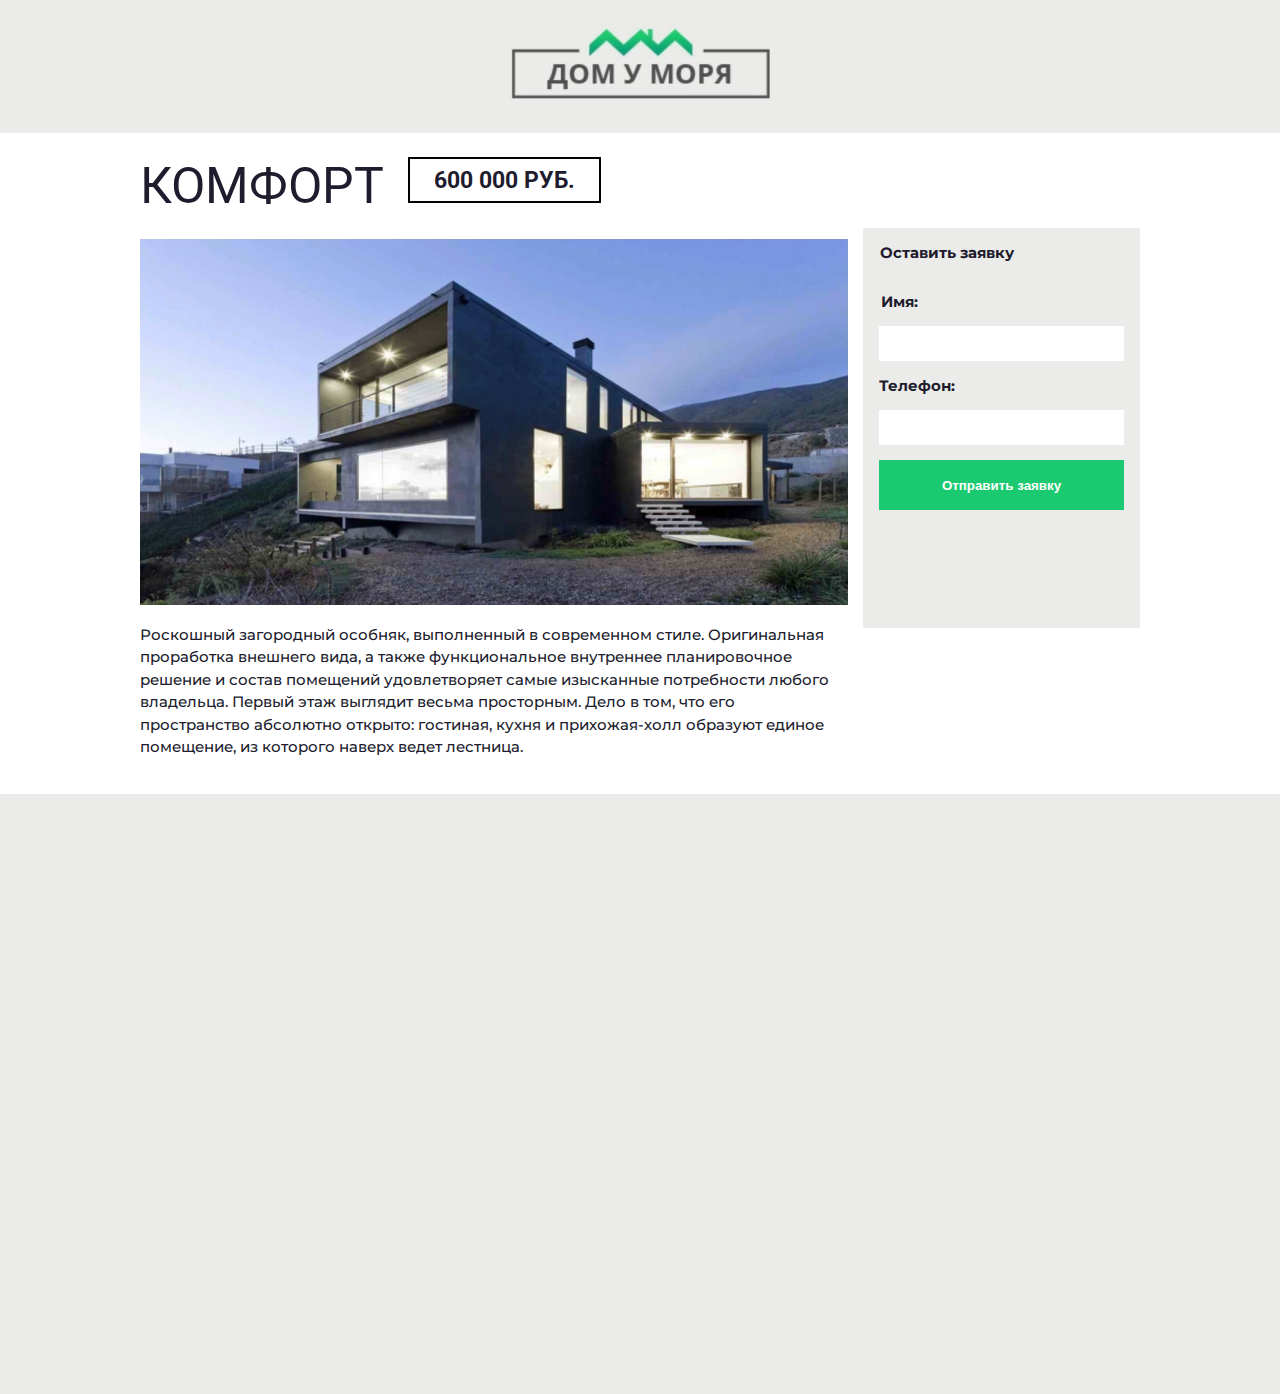
<file: House_by_the_sea/index.html>
<!DOCTYPE html>
<html lang="en">

<head>
    <meta charset="UTF-8">
    <meta name="viewport" content="width=device-width, initial-scale=1">
    <link rel="preconnect" href="https://fonts.googleapis.com">
    <link rel="preconnect" href="https://fonts.gstatic.com" crossorigin>
    <link
        href="https://fonts.googleapis.com/css2?family=Montserrat:wght@400;500&family=Roboto:wght@300;500&display=swap"
        rel="stylesheet">
    <link rel="stylesheet" href="https://cdnjs.cloudflare.com/ajax/libs/animate.css/4.1.1/animate.min.css" />
    <link rel="stylesheet" href="css/main.css">
    <title>house by the sea</title>
</head>

<body>
    <header id="header" class="header">
        <div class="container">
            <div class="logo">
                <img src="img/logo.png" alt="logo">
            </div>
        </div>
    </header>
    <section id='comfort' class="comfort">
        <div class="container">
            <div class="content">
                <div class="left-content animate__animated animate__backInLeft">
                    <div class="title">
                        <div class="title-text">
                            <h1>Комфорт</h1>
                        </div>
                        <div class="price">
                            <h2 class="price-text">600 000 руб.</h2>
                        </div>
                    </div>
                    <div class="house">
                        <img src="img/picture.png" alt="#">
                    </div>
                    <div class="content-text">
                        <p class="text-description">Роскошный загородный особняк, выполненный в современном стиле.
                            Оригинальная проработка внешнего вида, а также функциональное внутреннее планировочное
                            решение и состав помещений удовлетворяет самые изысканные потребности любого владельца.
                            Первый этаж выглядит весьма просторным. Дело в том, что его пространство абсолютно открыто:
                            гостиная, кухня и прихожая-холл образуют единое помещение, из которого наверх ведет
                            лестница.</p>
                    </div>
                </div>
                <div class="right-content  animate__animated animate__backInRight">
                    <p>Оставить заявку</p>
                    <form action="#" class="form">
                        <p class="name">Имя:</p>
                        <input type="text" name="name" class="input" required>
                        <p class="tel">Телефон:</p>
                        <input type="tel" name="phone" class="input" required>
                        <button type="submit" class="btn">Отправить заявку</button>
                    </form>
                </div>
            </div>

        </div>

    </section>

    <footer id="footer" class="footer">
        <div class="container">

        </div>
    </footer>
</body>

</html>
</file>
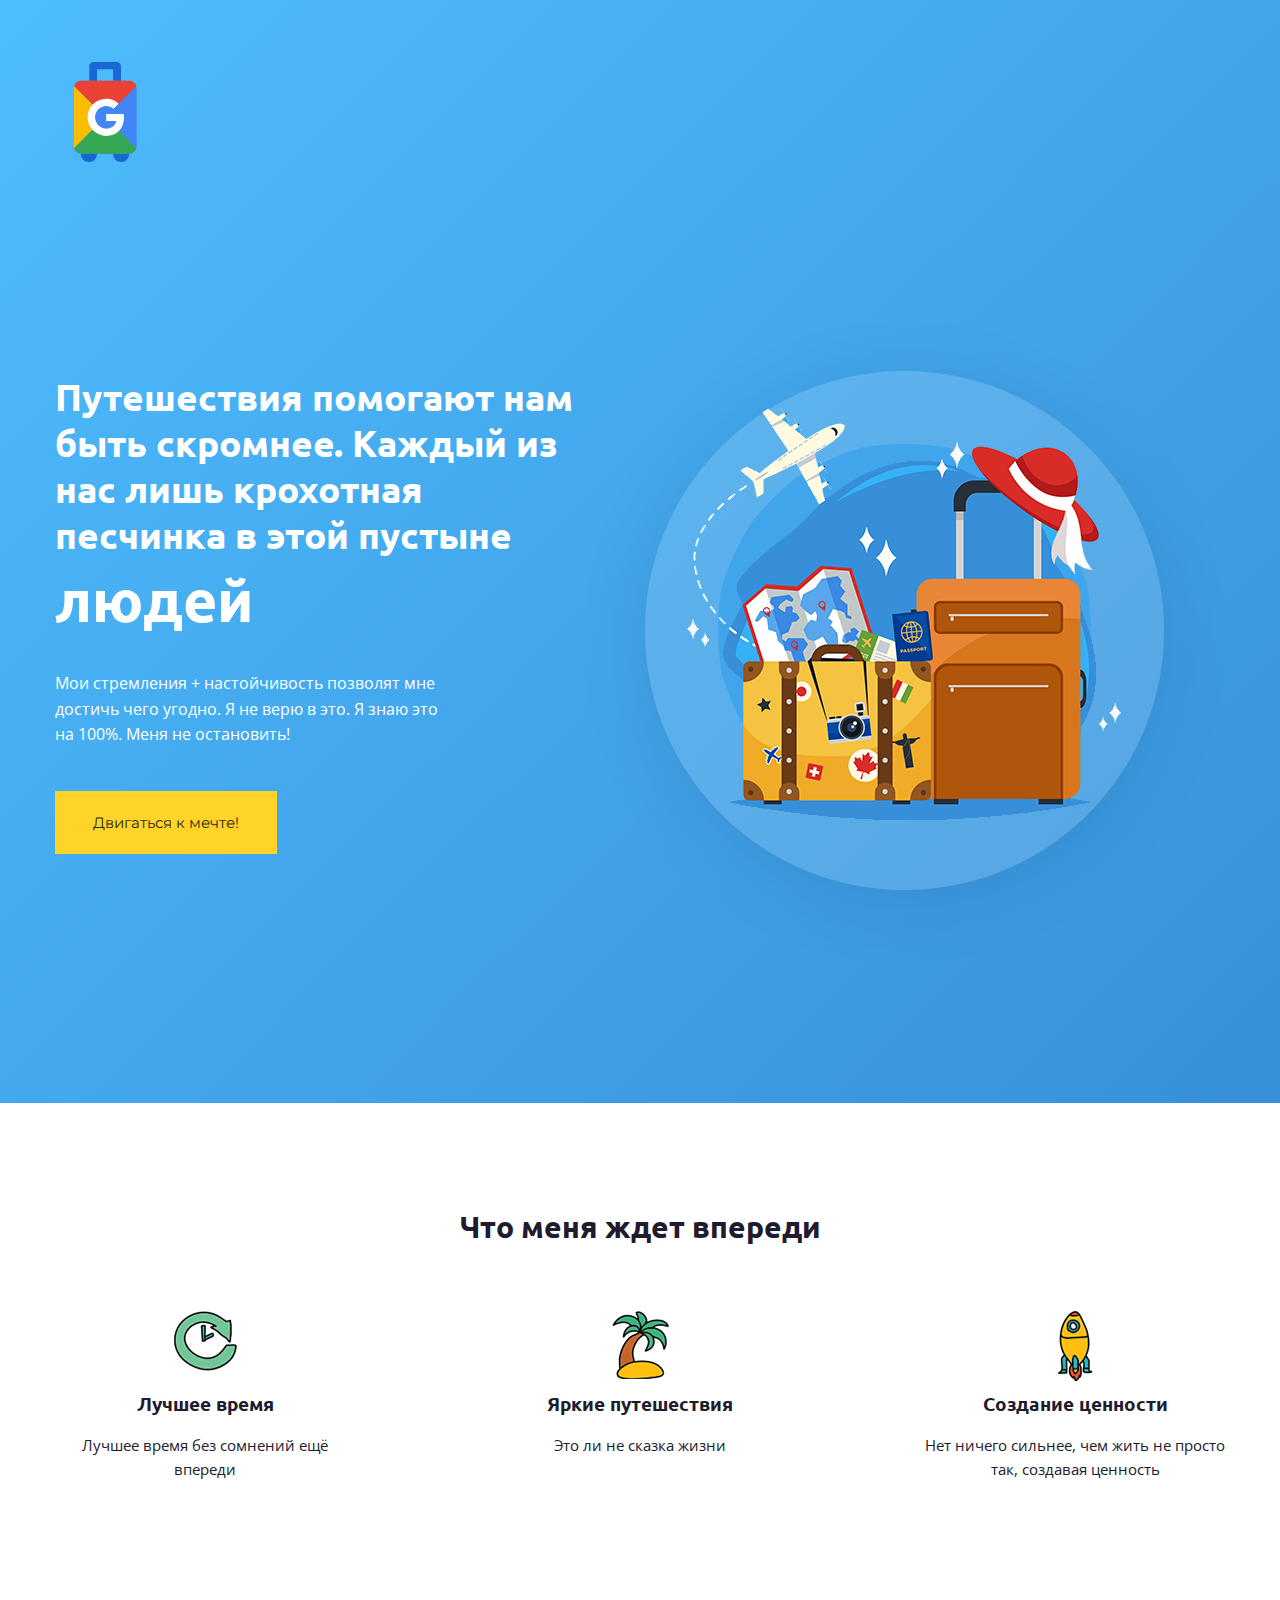
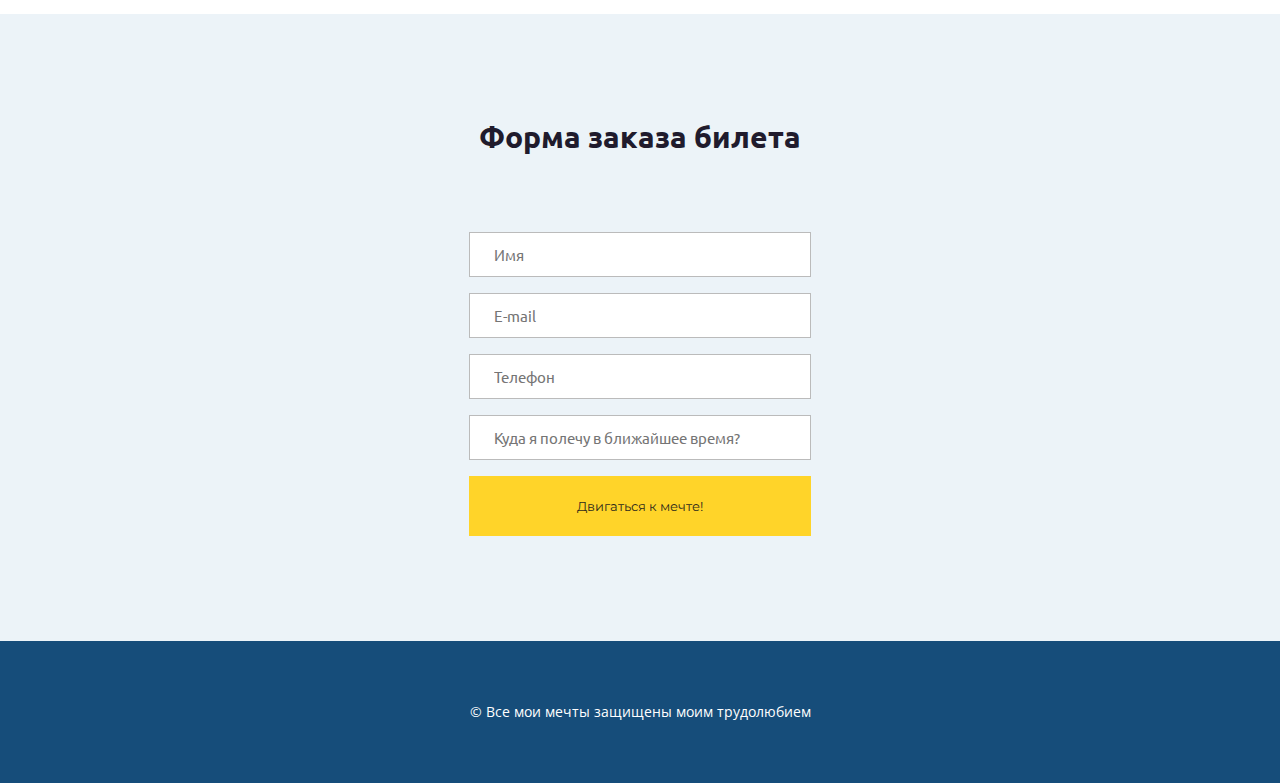
<file: Ticket_to_future/index.html>
<!DOCTYPE html>
<html lang="en">

<head>
    <meta charset="UTF-8">
    <meta name="viewport" content="width=device-width, initial-scale=1">
    <link rel="preconnect" href="https://fonts.googleapis.com">
    <link rel="preconnect" href="https://fonts.gstatic.com" crossorigin>
    <link
        href="https://fonts.googleapis.com/css2?family=Montserrat:wght@900&family=Open+Sans&family=Ubuntu:wght@400;700&display=swap"
        rel="stylesheet">
    <link rel="stylesheet" href="https://cdnjs.cloudflare.com/ajax/libs/animate.css/4.1.1/animate.min.css" />
    <link rel="stylesheet" href="css/main.css">
    <title>homeWork_3</title>
</head>

<body>
    <header id="header" class="header">
        <div class="container">
            <img src="img/google-travel.svg" alt="logo" class="logo animate__animated animate__heartBeat">
            <div class="wrapper animate__animated animate__pulse">
                <div class="offer">
                    <h1 class="title">
                        Путешествия помогают нам быть скромнее. Каждый из нас лишь крохотная песчинка в этой пустыне
                        <span>людей</span>
                    </h1>
                    <p class="intro">
                        Мои стремления + настойчивость позволят мне достичь чего угодно. Я не верю в это. Я знаю это на
                        100%. Меня не остановить!
                    </p>
                    <a href="#" class="btn">
                        Двигаться к мечте!
                    </a>
                </div>
                <img src="img/desktop.png" alt="desktop" class="desktop">
            </div>
        </div>
    </header>
    <section id='learn' class="learn">
        <div class="container">
            <h2 class='section-title'>Что меня ждет впереди</h2>
            <div class="futurity">
                <div class="future">
                    <h3 class="future-title">
                        Лучшее время
                    </h3>
                    <p class="future-text">
                        Лучшее время без сомнений ещё впереди
                    </p>
                </div>
                <div class="future future-travels">
                    <h3 class="future-title">
                        Яркие путешествия
                    </h3>
                    <p class="future-text">
                        Это ли не сказка жизни
                    </p>
                </div>
                <div class="future future-worth">
                    <h3 class="future-title">
                        Создание ценности
                    </h3>
                    <p class="future-text">
                        Нет ничего сильнее, чем жить не просто так, создавая ценность
                    </p>
                </div>
            </div>
        </div>

    </section>
    <section id="mail" class="mail">
        <div class="container">
            <h2 class='section-title'>Форма заказа билета</h2>
            <form action="#" class="form">
                <input type="text" name="name" class="input" placeholder="Имя" required>
                <input type="email" name="email" class="input" placeholder="E-mail" required>
                <input type="tel" name="phone" class="input" placeholder="Телефон" required>
                <input type="text" name="travel" class="input" placeholder="Куда я полечу в ближайшее время?" required>
                <button type="submit" class="btn btn-form">Двигаться к мечте!</button>
            </form>
        </div>
    </section>
    <footer id="footer" class="footer">
        <div class="container">
            <p class="credits">© Все мои мечты защищены моим трудолюбием</p>
        </div>
    </footer>
</body>

</html>
</file>
<file: House_by_the_sea/css/main.css>
body {
    font-family: 'Montserrat', sans-serif;
    color: #201b2d;
    font-size: 15px;
    padding: 0;
    margin: 0;
    overflow-x: hidden;
}

div, p, input, button, form, span, a, ul, li {
box-sizing: border-box;
}

h1, h2, h3, h4, h5, h6 {
    font-family: 'Roboto', sans-serif;
    margin: 0;
}

.container {
    max-width: 1500px;
    margin: 0 auto;
}

.content {
    display: flex;
    justify-content: space-between;
}

.left-content {
    min-width: 276px;
    max-width: 1000px;
    margin-right: 15px;
}

.header {
    background: #ebebe9;
    padding-top: 20px;
    color: #fff;
    padding-bottom: 20px;
}

.logo {
    display: flex;
    justify-content: center;
    align-items: center;
}

.logo img {
    width: 300px;
}

.title {
    display: flex;
}

.title-text {
    font-size: 25px;
    text-transform: uppercase;
    padding: 1.5rem 1.5rem 1.5rem 0;
}

.title-text h1 {
    font-weight: 400;
}

.house img{
    width: 100%
}

.price {
    text-transform: uppercase;
    padding: 1.5rem 1.5rem 1.5rem 0;
}

.price-text {
    border: 2px solid black;
    padding: 0.5rem 1.5rem;
}

.text-description {
    font-weight: 500;
    line-height: 1.5em;
}

.right-content {
    display: flex;
    flex-direction: column;
    align-items: center;
    margin-top: 95px;
    background: #ebebe9;
    max-height: 400px;
    width: 25%;
}

.right-content p {
    font-weight: bold;
    padding-right: 110px;
}

.form {
    display: flex;
    flex-direction: column;
    align-items: center;
    
}

.form .name {
    padding: 0px 205px 0 0;
}

.form .tel {
    padding: 0px 170px 0 0;
}

.input {
    width: 245px;
    height: 35px;
    border: none;
}

.btn {
    margin-top: 15px;
    background: #1bca70;
    color: white;
    font-weight: bold;
    width: 245px;
    height: 50px;
    border: none;
    cursor: pointer;
    transition: all 0.5s ease;
}

.btn:hover {
    background: #18ae61;
}

.footer {
    background: #ebebe9;
    padding-bottom: 600px;
    margin-top: 20px;
}


/* Responsive */

/* 992px - 1200px */
@media screen and (max-width: 1350px) {
    .container {
        max-width: 1000px;
    }

    .right-content {
        min-width: 277px;
    }


}

/* 992px - 1200px */
@media screen and (max-width: 1200px) {
    .container {
        max-width: 960px;
    }

    .right-content {
        min-width: 277px;
    }


}

/* 768px - 992px */
@media screen and (max-width: 992px) {
    .container {
        width: 720px;
    }
}

/* 576px - 768px */
@media screen and (max-width: 768px) {
    .container {
        width: 600px;
    }
    .content {
        flex-wrap: wrap;
    }
    .right-content {
        margin-top: 60px;
        background: #ebebe9;
        max-height: 400px;
        width: 100%;
        padding-bottom: 10px;
    }
}

/* 0 - 576px */
@media screen and (max-width: 576px) {
    .container {
        width: 90%;
    }
    .title {
        flex-direction: column;
    }
    .price {
        max-width: 70%;
    }
}
</file>
<file: Ticket_to_future/css/main.css>
body {
    font-family: 'Open Sans', sans-serif;
    color: #201b2d;
    font-size: 15px;
    padding: 0;
    margin: 0;
}

div, p, input, button, form, span, a, ul, li {
box-sizing: border-box;
}

h1, h2, h3, h4, h5, h6 {
    font-family: 'Ubuntu', sans-serif;
    margin: 0;
}

p {
    line-height: 1.6em;
}

.container {
    width: 1170px;
    margin: 0 auto;
}

.logo {
    max-width: 100px;
    padding-bottom: 100px;
}

.header {
    background: rgba(78,189,254,1);
    background: -moz-linear-gradient(-45deg, rgba(78,189,254,1) 0%, rgba(55,144,217,1) 100%);
    background: -webkit-gradient(left top, right bottom, color-stop(0%, rgba(78,189,254,1)), color-stop(100%, rgba(55,144,217,1)));
    background: -webkit-linear-gradient(-45deg, rgba(78,189,254,1) 0%, rgba(55,144,217,1) 100%);
    background: -o-linear-gradient(-45deg, rgba(78,189,254,1) 0%, rgba(55,144,217,1) 100%);
    background: -ms-linear-gradient(-45deg, rgba(78,189,254,1) 0%, rgba(55,144,217,1) 100%);
    background: linear-gradient(135deg, rgba(78,189,254,1) 0%, rgba(55,144,217,1) 100%);
    filter: progid:DXImageTransform.Microsoft.gradient( startColorstr='#4ebdfe', endColorstr='#3790d9', GradientType=1 );
    padding-top: 62px;
    color: #fff;
    padding-bottom: 141px;
}

.wrapper {
    display: flex;
    justify-content: space-between;
    align-items: center;
}

.offer {
    width: 565px;
}

.title {
    font-size: 37px;
}

.title span {
font-size: 59px;
line-height: 1.4em;
}

.intro {
    font-size: 16px;
    margin-bottom: 43px;
    margin-top: 30px;
    width: 403px;
}

.btn {
    font-family: 'Montserrat', sans-serif;
    background: #ffd429;
    color: #2e2a1b;
    display: block;
    width: 222px;
    padding: 22px 0;
    text-align: center;
    text-decoration: none;
    transition: all 0.5s ease;
}

.btn:hover {
    background: #d2af22;
}

.desktop {
    margin-top: 55px;
}

.learn {
    padding-top: 105px;
    padding-bottom: 118px;
}

.section-title {
    display: flex;
    justify-content: center;
    font-size: 30px;
}

.futurity {
    display: flex;
    justify-content: space-between;
    margin-top: 65px;
}

.future {
    width: 300px;
    background: url(../img/icon1.jpg) no-repeat center top;
    padding-top: 80px;
}

.future-title {
    font-size: 19px;
    text-align: center;
}

.future-text {
    margin-top: 16px;
    text-align: center;
}

.future-travels {
    background: url(../img/icon2.jpg) no-repeat center top;
}

.future-worth {
    background: url(../img/icon3.jpg) no-repeat center top;
}

.mail {
    background: #ecf3f8;
    padding-top: 104px;
    padding-bottom: 105px;
}

.form {
    display: flex;
    flex-direction: column;
    align-items: center;
    margin-top: 60px;
}

.input {
    width: 342px;
    border: 1px solid #bbbbbb;
    font-size: 15px;
    font-family: 'Ubuntu', sans-serif;
    font-weight: 400;
    height: 45px;
    padding-left: 24px;
    margin-top: 16px;
}

.btn-form {
    width: 342px;
    border: none;
    cursor: pointer;
    margin-top: 16px;
}

.footer {
    padding: 60px 0;
    background: #164d7a;
}

.credits {
    margin: 0;
    text-align: center;
    color: #fff;
    font-size: 14px;
}

/* Responsive */

/* 992px - 1200px */
@media screen and (max-width: 1200px) {
    .container {
        width: 960px;
    }

    .wrapper {
        flex-direction: column;
        align-items: normal;
    }

    .offer {
        width: 100%;
    }

    .intro {
        width: 100%;
    }

    .futurity {
        flex-direction: column;
        align-items: center;
        width: auto;
    }

    .future {
        margin-bottom: 30px;
    }

}

/* 768px - 992px */
@media screen and (max-width: 992px) {
    .container {
        width: 720px;
    }
}

/* 576px - 768px */
@media screen and (max-width: 768px) {
    .container {
        width: 540px;
    }

    .offer {
        margin-top: 80px;
    }

    .input {
        width: 100%;
    }

    .btn {
        width: 100%;
    }
}

/* 0 - 576px */
@media screen and (max-width: 576px) {
    .container {
        width: 90%;
    }

}
</file>
